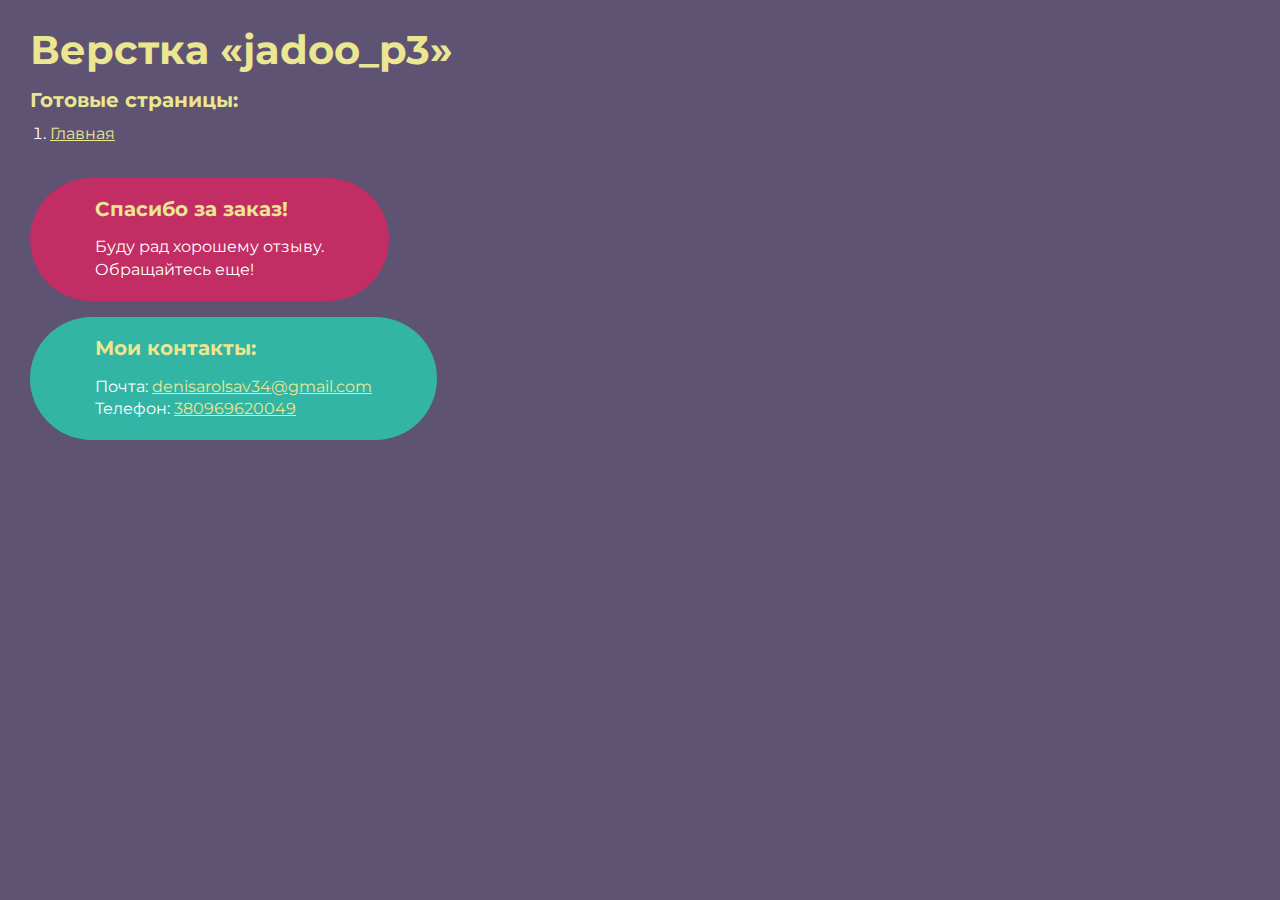
<file: index.html>
<!DOCTYPE html>
<html>

<head>
	<meta charset="UTF-8">
	<meta name="viewport" content="width=device-width, initial-scale=1.0">
	<title>Верстка «jadoo_p3»</title>
</head>

<body>
	<div class="rootpage">
		<h1>Верстка «jadoo_p3»</h1>
		
		<h2>Готовые страницы:</h2>
		<ol class="rootpage__list">
			<li><a target="_blank" href="home.html">Главная</a></li>
		</ol>
		
		<div class="rootpage__tnx">
			<h2>Спасибо за заказ!</h2>
			<p>Буду рад хорошему отзыву.</p>
			<p>Обращайтесь еще!</p>
		</div>
		<div class="rootpage__contacts">
			<h2>Мои контакты:</h2>
			<p>Почта: <a href="mailto:denisarolsav34@gmail.com">denisarolsav34@gmail.com</a></p>
			<p>Телефон: <a href="tel:8800800800">380969620049</a></p>
			
		</div>
	</div>
</body>
<style>
	@charset "UTF-8";
	@import url("https://fonts.googleapis.com/css?family=Montserrat:regular,700&display=swap");

	*,
	*::before,
	*::after {
		padding: 0px;
		margin: 0px;
		border: 0px;
		box-sizing: border-box;
	}

	html,
	body {
		height: 100%;
		margin: 0;
		padding: 0;
		min-width: 320px;
		width: 100%;
		color: #fff;
		background-color: #5e5373;
	}

	body {
		font-family: Montserrat;
		font-size: 100%;
		line-height: 1;
		font-size: 1rem;
	}

	a {
		text-decoration: underline;
		color: #ebe691
	}

	a:visited {
		text-decoration: underline;
		color: #aaa768;
	}

	a:hover {
		text-decoration: none;
	}

	ul li {
		list-style: none;
	}

	img {
		vertical-align: top;
	}

	.wrapper {
		width: 100%;
		min-height: 100%;
		overflow: hidden;
	}

	.rootpage {
		padding: 30px;
		display: flex;
		flex-direction: column;
		align-items: flex-start;
	}

	@media (max-width: 767px) {
		.rootpage {
			padding: 30px 15px;
		}
	}

	h1 {
		color: #ebe691;
		font-size: 2.5rem;
		margin: 0px 0px 1.25rem 0px;
	}

	@media (max-width: 767px) {
		h1 {
			font-size: 1.85rem;
			margin: 0px 0px 1.25rem 0px;
		}
	}

	h2 {
		color: #ebe691;
		font-size: 1.25rem;
		margin: 0px 0px 1rem 0px;
	}

	@media (max-width: 767px) {
		h2 {
			font-size: 1.125rem;
			margin: 0px 0px 1rem 0px;
		}
	}

	.rootpage__info {
		line-height: 140%;
		margin: 0px 0px 1.5rem 0px;
	}

	.rootpage__list {
		margin: 0px 0px 2.25rem 1.25rem;
	}

	.rootpage__list li:not(:last-child) {
		margin: 0px 0px 15px 0px;
	}

	.rootpage__contacts,
	.rootpage__tnx {
		border-radius: 200px;
		padding: 20px 65px;
		line-height: 140%;
	}

	@media (max-width: 767px) {

		.rootpage__contacts,
		.rootpage__tnx {
			border-radius: 40px;
			padding: 20px;
		}
	}

	.rootpage__contacts {
		background: #32b5a4;

	}

	.rootpage__contacts a {
		color: #ebe691;
	}

	.rootpage__tnx {
		background: #c22d63;
		margin: 0px 0px 1rem 0px;
	}
</style>

</html>
</file>
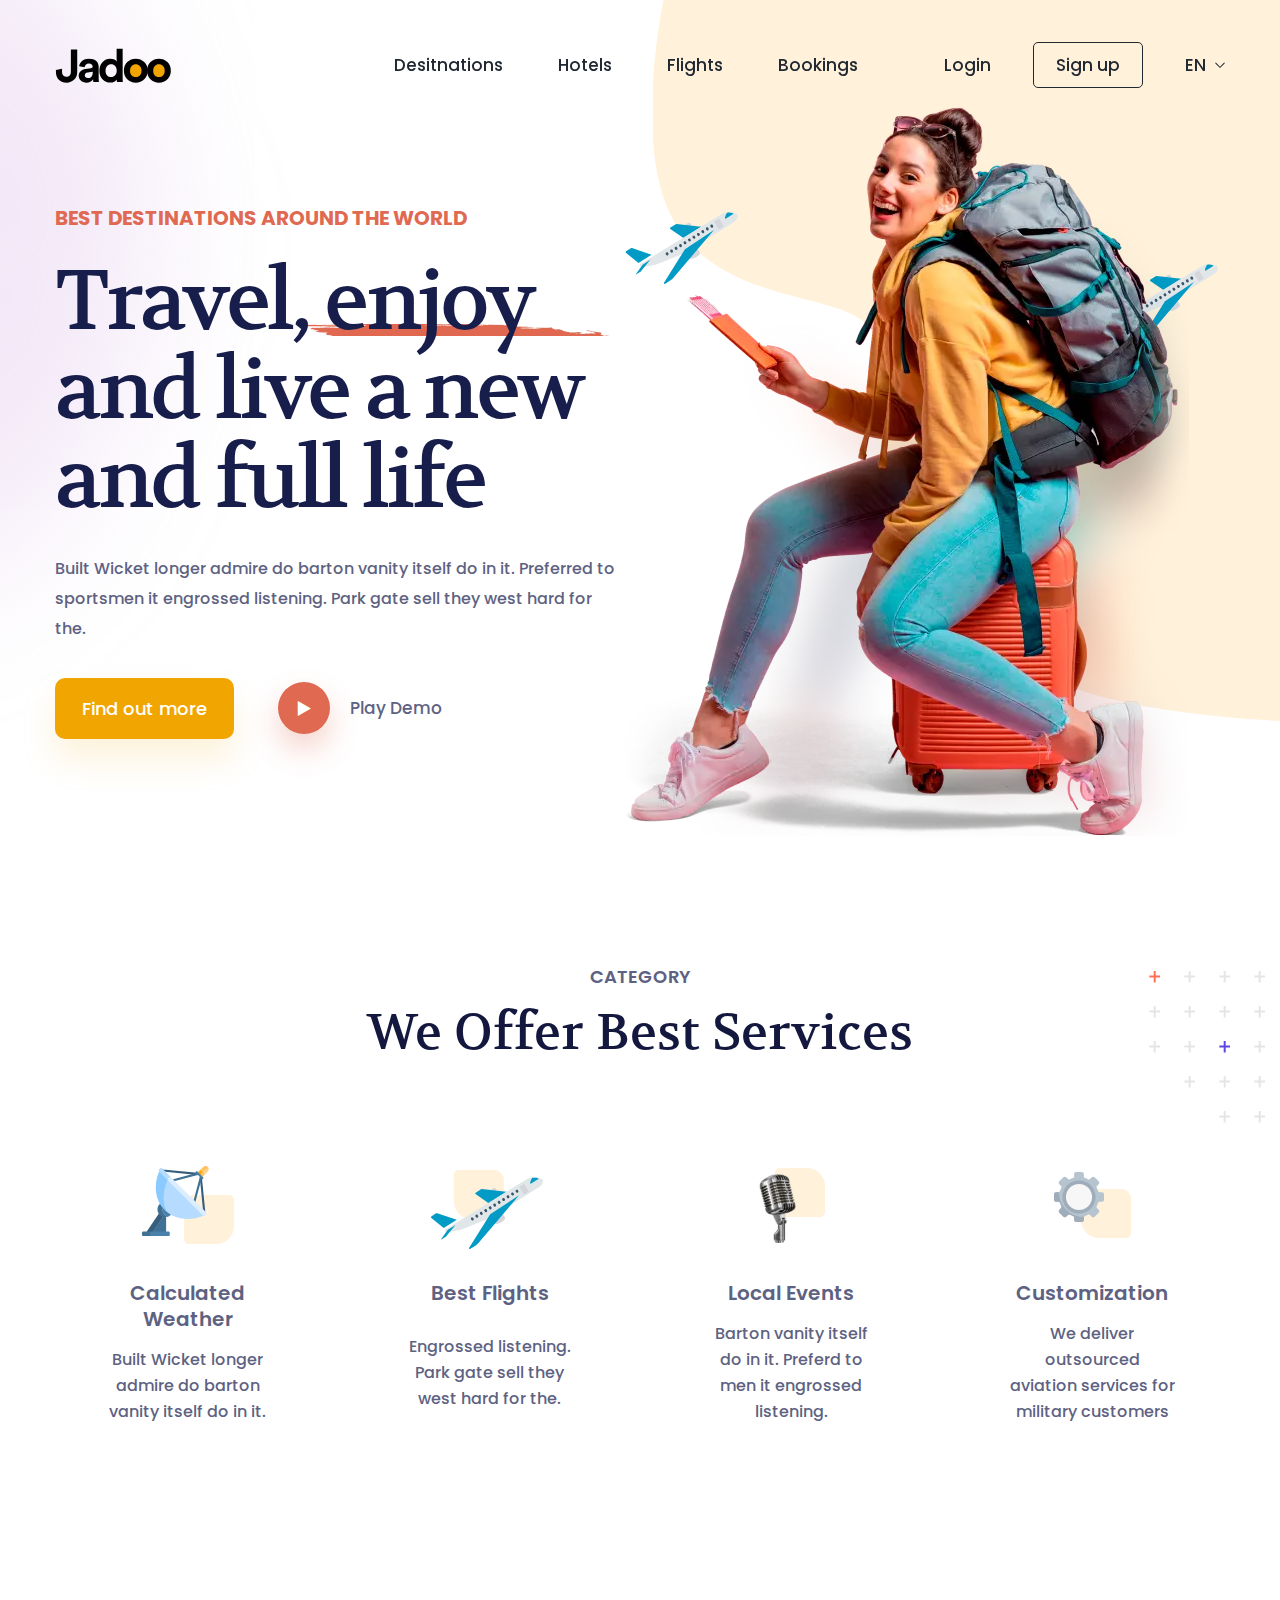
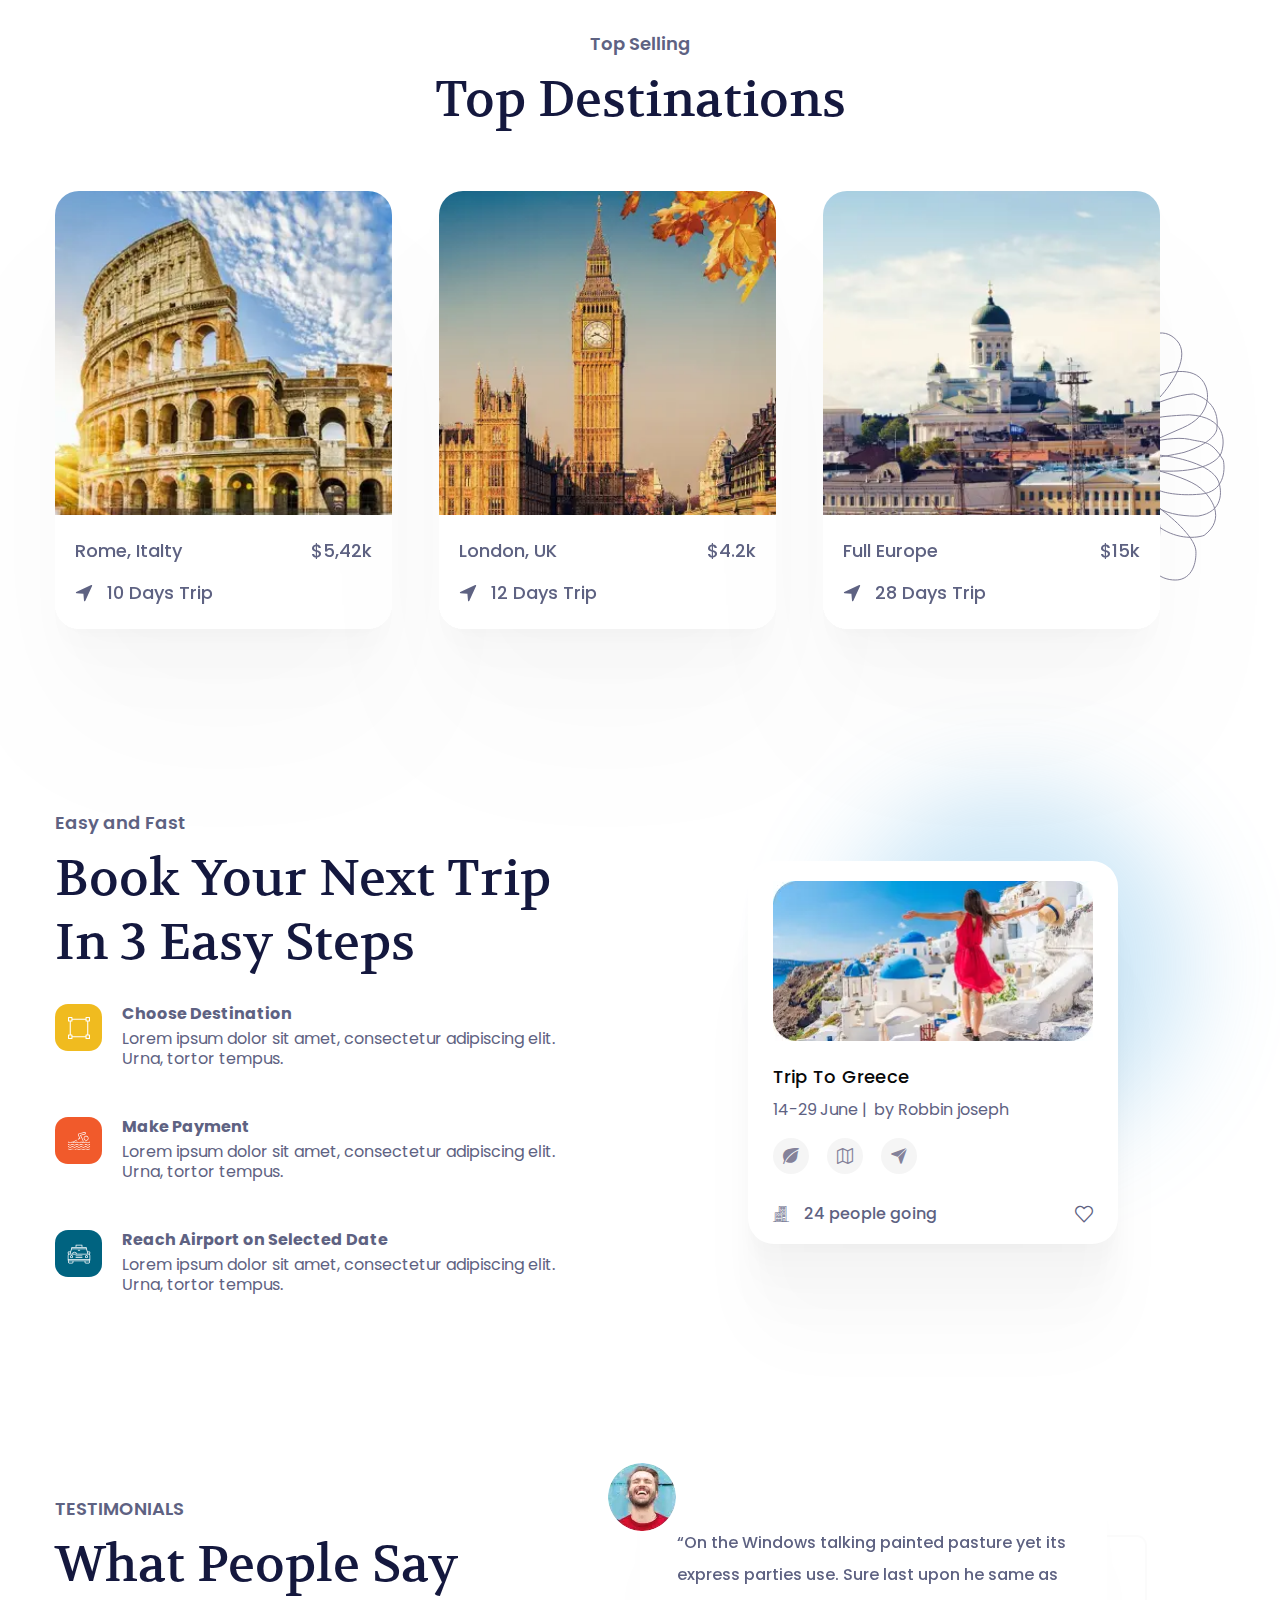
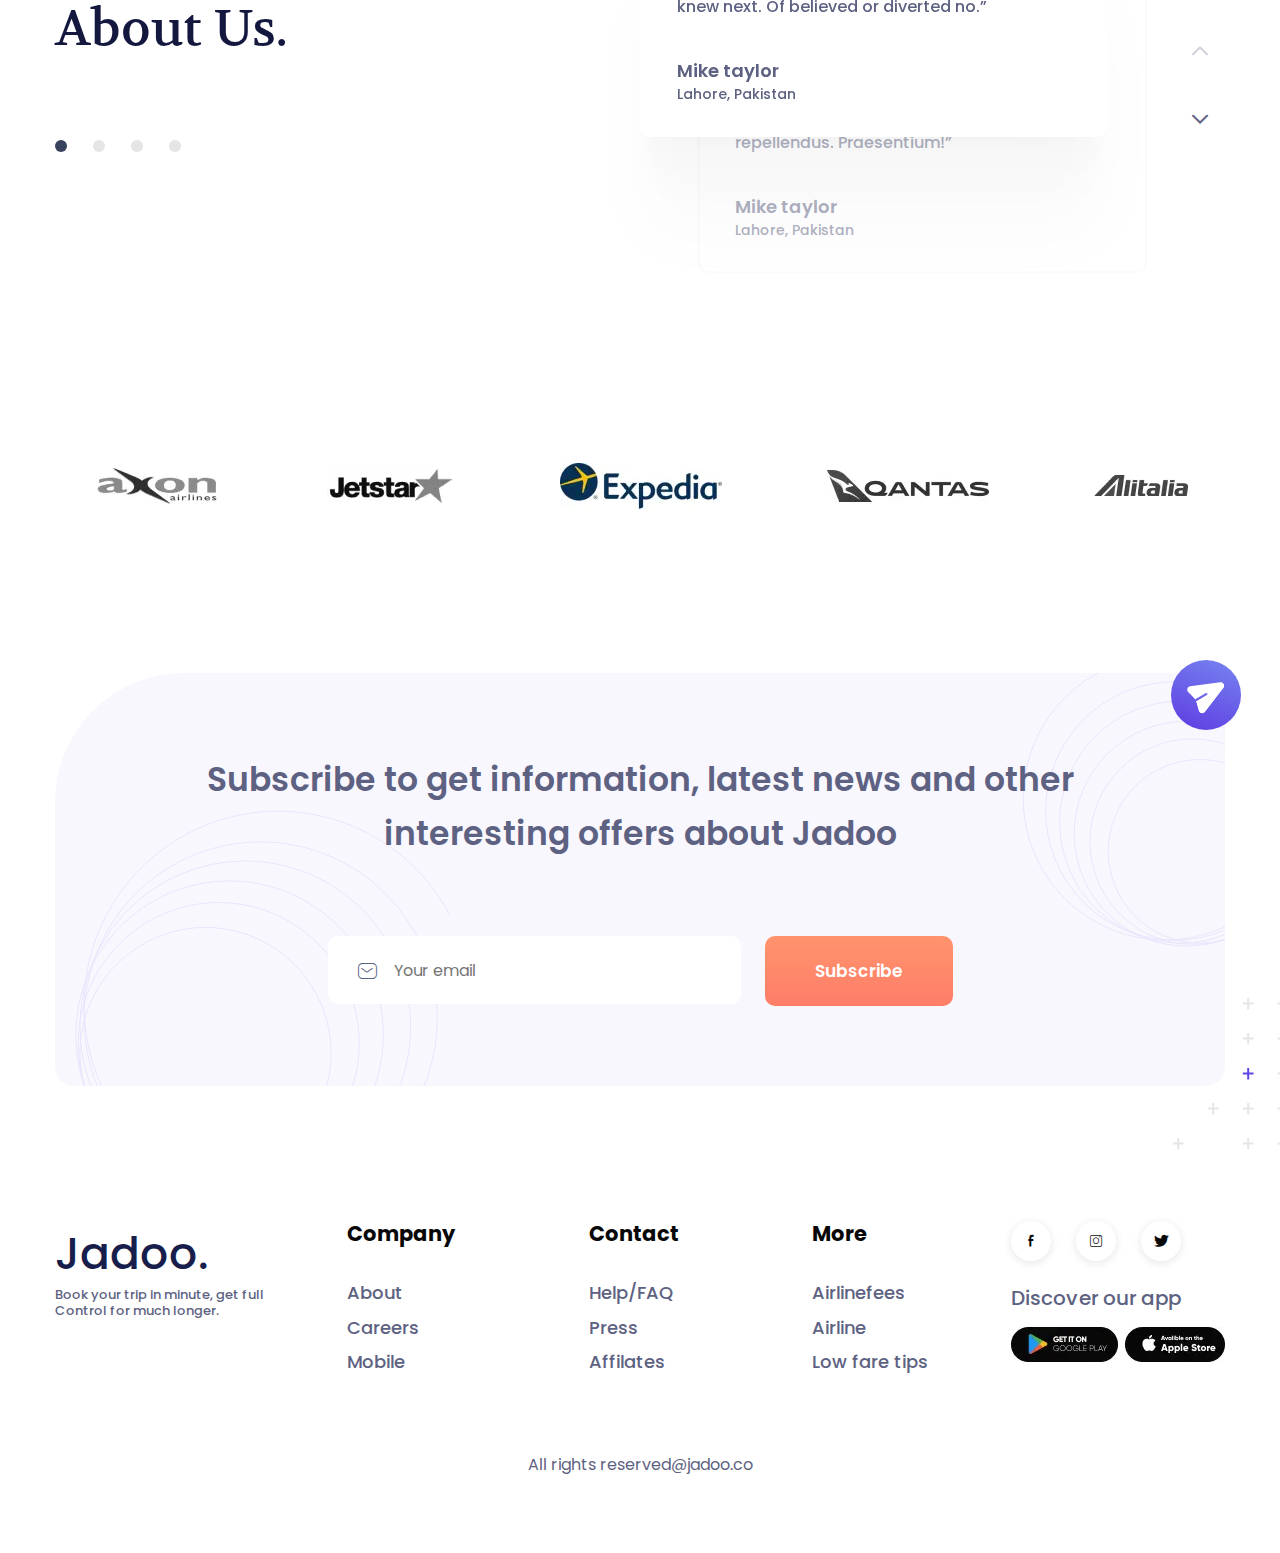
<file: home.html>
<!DOCTYPE html>
<html lang="ru">

<head>
	<title>Главная</title>
	<meta charset="UTF-8">
	<meta name="format-detection" content="telephone=no">
	<!-- <style>body{opacity: 0;}</style> -->
	<link rel="stylesheet" href="css/style.min.css?_v=20230618193513">
	<link rel="shortcut icon" href="favicon.ico">
	<!-- <meta name="robots" content="noindex, nofollow"> -->
	<meta name="viewport" content="width=device-width, initial-scale=1.0">
</head>

<body>
	<div class="wrapper">
		<header class="header">
			<div class="header__container">
				<a href="" class="header__logo">
					<img src="img/logo.svg" alt="Logo">
				</a>
				<div class="header__menu menu">
					<button type="button" class="menu__icon icon-menu"><span></span></button>
					<nav class="menu__body">
						<ul class="menu__list">
							<li class="menu__item"><a href="" class="menu__link">Desitnations</a></li>
							<li class="menu__item"><a href="" class="menu__link">Hotels</a></li>
							<li class="menu__item"><a href="" class="menu__link">Flights</a></li>
							<li class="menu__item"><a href="" class="menu__link">Bookings</a></li>
						</ul>
						<div class="menu__action action-header">
							<button class="action-header__login" type="button">Login</button>
							<button class="action-header__sign-up" type="button">Sign up</button>
							<select name="form[]" data-class-modif="lang">
								<option value="1" selected>EN</option>
								<option value="2">UA</option>
								<option value="3">DE</option>
							</select>
						</div>
					</nav>
				</div>
			</div>
		</header>
		<main class="page">
			<section class="page__main main">
				<div class="main__container">
					<div class="main__body">
						<div class="main__label">Best Destinations around the world</div>
						<h1 class="main__title">Travel, <span>enjoy</span> and live a new and full life</h1>
						<div class="main__text">Built Wicket longer admire do barton vanity itself do in it. Preferred to sportsmen it engrossed listening. Park gate sell they west hard for the.</div>
						<div class="main__actions">
							<a href="" class="main__button">Find out more</a>
							<button type="button" data-popup="#video" data-popup-youtube="LEgdBLC8Lrw" class="main__play _icon-play">Play Demo</button>
						</div>
					</div>
					<div class="main__media media-main">
						<div data-prlx-mouse class="media-main__plane media-main__plane_1">
							<img src="img/main/plane.svg" alt="">
						</div>
						<div data-prlx-mouse class="media-main__plane media-main__plane_2">
							<img src="img/main/plane.svg" alt="">
						</div>
						<div data-prlx-mouse class="media-main__image">
							<picture><source srcset="img/main/girl.webp" type="image/webp"><img src="img/main/girl.png" alt="Girl"></picture>
						</div>
					</div>
				</div>
			</section>
			<section class="page__services services">
				<div class="services__container">
					<div class="services__header header-block">
						<div class="header-block__label header-block__label_up">CATEGORY</div>
						<h2 class="header-block__title">We Offer Best Services</h2>
					</div>
					<div class="services__items">
						<div class="services__item item-secvices">
							<div class="item-secvices__icon">
								<img src="img/services/01.svg" alt="Icon">
							</div>
							<div class="item-secvices__title">Calculated Weather </div>
							<div class="item-secvices__text">Built Wicket longer admire do barton vanity itself do in it.</div>
						</div>
						<div class="services__item item-secvices">
							<div class="item-secvices__icon">
								<img src="img/services/02.svg" alt="Icon">
							</div>
							<div class="item-secvices__title">Best Flights</div>
							<div class="item-secvices__text">Engrossed listening. Park gate sell they west hard for the.</div>
						</div>
						<div class="services__item item-secvices">
							<div class="item-secvices__icon">
								<img src="img/services/03.svg" alt="Icon">
							</div>
							<div class="item-secvices__title">Local Events</div>
							<div class="item-secvices__text">Barton vanity itself do in it. Preferd to men it engrossed listening.</div>
						</div>
						<div class="services__item item-secvices">
							<div class="item-secvices__icon">
								<img src="img/services/04.svg" alt="Icon">
							</div>
							<div class="item-secvices__title">Customization</div>
							<div class="item-secvices__text">We deliver outsourced aviation services for military customers</div>
						</div>
					</div>
				</div>
			</section>
			<section class="page__destinations destinations">
				<div class="destinations__container">
					<div class="destinations__header header-block">
						<div class="header-block__label">Top Selling</div>
						<h2 class="header-block__title">Top Destinations</h2>
					</div>
					<div class="destinations__items">
						<div class="destinations__item item-destinations">
							<a href="" class="item-destinations__image-ibg">
								<picture><source srcset="img/destinations/01.webp" type="image/webp"><img src="img/destinations/01.jpg" alt="Image"></picture>
							</a>
							<div class="item-destinations__body">
								<div class="item-destinations__location">Rome, Italty</div>
								<div class="item-destinations__price">$5,42k</div>
								<div class="item-destinations__trip _icon-direction">10 Days Trip</div>
							</div>
						</div>
						<div class="destinations__item item-destinations">
							<a href="" class="item-destinations__image-ibg">
								<picture><source srcset="img/destinations/02.webp" type="image/webp"><img src="img/destinations/02.jpg" alt="Image"></picture>
							</a>
							<div class="item-destinations__body">
								<div class="item-destinations__location">London, UK</div>
								<div class="item-destinations__price">$4.2k</div>
								<div class="item-destinations__trip _icon-direction">12 Days Trip</div>
							</div>
						</div>
						<div class="destinations__item item-destinations">
							<a href="" class="item-destinations__image-ibg">
								<picture><source srcset="img/destinations/03.webp" type="image/webp"><img src="img/destinations/03.jpg" alt="Image"></picture>
							</a>
							<div class="item-destinations__body">
								<div class="item-destinations__location">Full Europe</div>
								<div class="item-destinations__price">$15k</div>
								<div class="item-destinations__trip _icon-direction">28 Days Trip</div>
							</div>
						</div>
					</div>
				</div>
			</section>
			<section class="page__steps steps">
				<div class="steps__container">
					<div class="steps__content">
						<div class="steps__header header-block">
							<div class="header-block__label">Easy and Fast</div>
							<h2 class="header-block__title">Book your next trip in 3 easy steps</h2>
						</div>
						<div class="steps__items">
							<div class="steps__item item-step">
								<div class="item-step__icon item-step__icon_1">
									<img src="img/steps/icons/01.svg" alt="Icon">
								</div>
								<div class="item-step__body">
									<div class="item-step__title">Choose Destination</div>
									<div class="item-step__text">Lorem ipsum dolor sit amet, consectetur adipiscing elit. Urna, tortor tempus. </div>
								</div>
							</div>
							<div class="steps__item item-step">
								<div class="item-step__icon item-step__icon_2">
									<img src="img/steps/icons/02.svg" alt="Icon">
								</div>
								<div class="item-step__body">
									<div class="item-step__title">Make Payment</div>
									<div class="item-step__text">Lorem ipsum dolor sit amet, consectetur adipiscing elit. Urna, tortor tempus. </div>
								</div>
							</div>
							<div class="steps__item item-step">
								<div class="item-step__icon item-step__icon_3">
									<img src="img/steps/icons/03.svg" alt="Icon">
								</div>
								<div class="item-step__body">
									<div class="item-step__title">Reach Airport on Selected Date</div>
									<div class="item-step__text">Lorem ipsum dolor sit amet, consectetur adipiscing elit. Urna, tortor tempus. </div>
								</div>
							</div>
						</div>
					</div>
					<div class="steps__info-card">
						<div class="info-card">
							<a href="" class="info-card__image-ibg">
								<picture><source srcset="img/steps/image.webp" type="image/webp"><img src="img/steps/image.jpg" alt="Image"></picture>
							</a>
							<div class="info-card__body">
								<a href="" class="info-card__title">Trip To Greece</a>
								<div class="info-card__info">
									<div class="info-card__date">14-29 June</div>
									<div class="info-card__org">by Robbin joseph</div>
								</div>
								<div class="info-card__actions actions-info-card">
									<a href="" class="actions-info-card__item _icon-leaf"></a>
									<a href="" class="actions-info-card__item _icon-map"></a>
									<a href="" class="actions-info-card__item _icon-location"></a>
								</div>
								<div class="info-card__footer">
									<div class="info-card__people _icon-house">24 people going</div>
									<button type="button" data-tippy-ongoing class="info-card__favorite _icon-favorite"></button>
								</div>
								<div id="ongoing" class="info-card__ongoing">
									<div class="ongoing-info-card">
										<div class="ongoing-info-card__image">
											<picture><source srcset="img/steps/rome.webp" type="image/webp"><img src="img/steps/rome.jpg" alt=""></picture>
										</div>
										<div class="ongoing-info-card__body">
											<div class="ongoing-info-card__label">Ongoing</div>
											<div class="ongoing-info-card__title">Trip to rome</div>
											<div class="ongoing-info-card__completed completed-info-card">
												<div class="completed-info-card__text">
													<span>40%</span> completed
												</div>
												<div class="completed-info-card__line">
													<span style="width:40%;"></span>
												</div>
											</div>
										</div>
									</div>
								</div>
							</div>
						</div>
					</div>
				</div>
			</section>
			<section class="page__testimonials testimonials">
				<div class="testimonials__container">
					<div class="testimonials__content">
						<div class="testimonials__header header-block">
							<div class="header-block__label header-block__label_up">Testimonials</div>
							<h2 class="header-block__title">What people say about Us.</h2>
						</div>
						<div data-da=".testimonials__body, 991.98" class="testimonials__gotts"></div>
					</div>
					<div class="testimonials__body">
						<!-- Оболочка слайдера -->
						<div class="testimonials__slider swiper">
							<!-- Двигающееся часть слайдера -->
							<div class="testimonials__wrapper swiper-wrapper">
								<!-- Слайд -->
								<div class="testimonials__slide swiper-slide">
									<div class="slide-testimonials">
										<div class="slide-testimonials__avatar">
											<picture><source srcset="img/testimonials/avatar.webp" type="image/webp"><img src="img/testimonials/avatar.jpg" alt="Ava"></picture>
										</div>
										<div class="slide-testimonials__text">“On the Windows talking painted pasture yet its express parties use. Sure last upon he same as knew next. Of believed or diverted no.”</div>
										<div class="slide-testimonials__name">Mike taylor</div>
										<div class="slide-testimonials__position">Lahore, Pakistan</div>
									</div>
								</div>
								<div class="testimonials__slide swiper-slide">
									<div class="slide-testimonials">
										<div class="slide-testimonials__avatar">
											<picture><source srcset="img/testimonials/avatar.webp" type="image/webp"><img src="img/testimonials/avatar.jpg" alt="Ava"></picture>
										</div>
										<div class="slide-testimonials__text">“Lorem ipsum dolor sit amet consectetur adipisicing elit. Est ducimus consequatur magnam natus dolores fugiat velit, a quaerat aspernatur magni ullam eum recusandae maxime eveniet quasi quidem numquam repellendus. Praesentium!”</div>
										<div class="slide-testimonials__name">Mike taylor</div>
										<div class="slide-testimonials__position">Lahore, Pakistan</div>
									</div>
								</div>
								<div class="testimonials__slide swiper-slide">
									<div class="slide-testimonials">
										<div class="slide-testimonials__avatar">
											<picture><source srcset="img/testimonials/avatar.webp" type="image/webp"><img src="img/testimonials/avatar.jpg" alt="Ava"></picture>
										</div>
										<div class="slide-testimonials__text">“On the Windows talking painted pasture yet its express parties use. Sure last upon he same as knew next. Of believed or diverted no.”</div>
										<div class="slide-testimonials__name">Mike taylor</div>
										<div class="slide-testimonials__position">Lahore, Pakistan</div>
									</div>
								</div>
								<div class="testimonials__slide swiper-slide">
									<div class="slide-testimonials">
										<div class="slide-testimonials__avatar">
											<picture><source srcset="img/testimonials/avatar.webp" type="image/webp"><img src="img/testimonials/avatar.jpg" alt="Ava"></picture>
										</div>
										<div class="slide-testimonials__text">“Lorem ipsum dolor sit amet consectetur adipisicing elit. Est ducimus consequatur magnam natus dolores fugiat velit, a quaerat aspernatur magni ullam eum recusandae maxime eveniet quasi quidem numquam repellendus. Praesentium!”</div>
										<div class="slide-testimonials__name">Mike taylor</div>
										<div class="slide-testimonials__position">Lahore, Pakistan</div>
									</div>
								</div>
							</div>
						</div>
						<!-- Если нужна навигация (влево/вправо) -->
						<div class="testimonials__arrows">
							<button type="button" class="testimonials__arrow swiper-button-prev _icon-slider-arrow"></button>
							<button type="button" class="testimonials__arrow swiper-button-next _icon-slider-arrow"></button>
						</div>
					</div>
				</div>
			</section>
			<div class="page__clients clients">
				<div class="clients__container">
					<div class="clients__items">
						<a href="" class="clients__item">
							<picture><source srcset="img/clients/01.webp" type="image/webp"><img src="img/clients/01.jpg" alt=""></picture>
						</a>
						<a href="" class="clients__item">
							<picture><source srcset="img/clients/02.webp" type="image/webp"><img src="img/clients/02.jpg" alt=""></picture>
						</a>
						<a href="" class="clients__item">
							<picture><source srcset="img/clients/03.webp" type="image/webp"><img src="img/clients/03.jpg" alt=""></picture>
						</a>
						<a href="" class="clients__item">
							<picture><source srcset="img/clients/04.webp" type="image/webp"><img src="img/clients/04.jpg" alt=""></picture>
						</a>
						<a href="" class="clients__item">
							<picture><source srcset="img/clients/05.webp" type="image/webp"><img src="img/clients/05.jpg" alt=""></picture>
						</a>
					</div>
				</div>
			</div>
			<section class="page__subscribe subscribe">
				<div class="subscribe__container">
					<div class="subscribe__body">
						<h2 class="subscribe__title">Subscribe to get information, latest news and other interesting offers about Jadoo</h2>
						<form data-dev data-popup-message="#popup-message" action="#" method="GET" class="subscribe__form">
							<div class="subscribe__input _icon-email">
								<input data-required="email" autocomplete="off" type="text" name="form[]" data-error="Error" placeholder="Your email" class="input">
							</div>
							<button type="submit" class="subscribe__button">Subscribe</button>
						</form>
					</div>
				</div>
			</section>
		</main>
		<footer class="footer">
			<div class="footer__container">
				<div class="footer__info">
					<a href="" class="footer__logo">Jadoo.</a>
					<div class="footer__text">
						<p>Book your trip in minute, get full</p>
						<p>Control for much longer.</p>
					</div>
				</div>
				<nav data-spollers="500,max" class="footer__menu menu-footer">
					<div class="menu-footer__column">
						<button type="button" data-spoller class="menu-footer__title">Company</button>
						<ul class="menu-footer__list">
							<li class="menu-footer__item">
								<a href="" class="menu-footer__link">About</a>
							</li>
							<li class="menu-footer__item">
								<a href="" class="menu-footer__link">Careers</a>
							</li>
							<li class="menu-footer__item">
								<a href="" class="menu-footer__link">Mobile</a>
							</li>
						</ul>
					</div>
					<div class="menu-footer__column">
						<button type="button" data-spoller class="menu-footer__title">Contact</button>
						<ul class="menu-footer__list">
							<li class="menu-footer__item">
								<a href="" class="menu-footer__link">Help/FAQ</a>
							</li>
							<li class="menu-footer__item">
								<a href="" class="menu-footer__link">Press</a>
							</li>
							<li class="menu-footer__item">
								<a href="" class="menu-footer__link">Affilates</a>
							</li>
						</ul>
					</div>
					<div class="menu-footer__column">
						<button type="button" data-spoller class="menu-footer__title">More</button>
						<ul class="menu-footer__list">
							<li class="menu-footer__item">
								<a href="" class="menu-footer__link">Airlinefees</a>
							</li>
							<li class="menu-footer__item">
								<a href="" class="menu-footer__link">Airline</a>
							</li>
							<li class="menu-footer__item">
								<a href="" class="menu-footer__link">Low fare tips</a>
							</li>
						</ul>
					</div>
				</nav>
				<div class="footer__actions">
					<div class="footer__social social-footer">
						<a href="" class="social-footer__item _icon-fb"></a>
						<a href="" class="social-footer__item _icon-inst"></a>
						<a href="" class="social-footer__item _icon-tw"></a>
					</div>
					<div class="footer__app app-footer">
						<div class="app-footer__title">Discover our app</div>
						<a href="" class="app-footer__item">
							<picture><source srcset="img/footer/google.webp" type="image/webp"><img src="img/footer/google.jpg" alt=""></picture>
						</a>
						<a href="" class="app-footer__item">
							<picture><source srcset="img/footer/apple.webp" type="image/webp"><img src="img/footer/apple.jpg" alt=""></picture>
						</a>
					</div>
				</div>
				<div class="footer__copy">
					All rights reserved@jadoo.co
				</div>
			</div>
		</footer>
	</div>
	<div id="video" aria-hidden="true" class="popup">
		<div class="popup__wrapper">
			<div class="popup__content">
				<button data-close type="button" class="popup__close"></button>
				<div data-youtube-place class="popup__text"></div>
			</div>
		</div>
	</div>
	<div id="popup-message" aria-hidden="true" class="popup">
		<div class="popup__wrapper">
			<div class="popup__content">
				<button data-close type="button" class="popup__close"></button>
				<div class="popup__text">
					Form sent
				</div>
			</div>
		</div>
	</div>
	<script src="js/app.min.js?_v=20230618193513"></script>
</body>

</html>
</file>
<file: css/style.min.css>
@charset "UTF-8";@import url(https://fonts.googleapis.com/css?family=Poppins:regular,500,600,700&display=swap);@import url(https://fonts.googleapis.com/css?family=Volkhov:700&display=swap);@font-face{font-family:icons;font-display:swap;src:url(../fonts/icons.woff2) format("woff2"),url(../fonts/icons.woff) format("woff");font-weight:400;font-style:normal}.select__value:after,[class*=_icon-]:before{font-family:icons;font-style:normal;font-weight:400;font-variant:normal;text-transform:none;line-height:1;-webkit-font-smoothing:antialiased;-moz-osx-font-smoothing:grayscale}[class*=_icon-]:before{display:block}._icon-direction:before{content:"\e900"}._icon-email:before{content:"\e901"}._icon-favorite:before{content:"\e902"}._icon-fb:before{content:"\e903"}._icon-house:before{content:"\e904"}._icon-inst:before{content:"\e905"}._icon-leaf:before{content:"\e906"}._icon-location:before{content:"\e907"}._icon-map:before{content:"\e908"}._icon-play:before{content:"\e909"}._icon-select-arrow:before{content:"\e90a"}._icon-slider-arrow:before{content:"\e90c"}._icon-tw:before{content:"\e90d"}*{padding:0;margin:0;border:0}*,:after,:before{-webkit-box-sizing:border-box;box-sizing:border-box}body,html{height:100%;min-width:320px}body{color:#5e6282;line-height:1;font-family:Poppins;font-size:1rem;-ms-text-size-adjust:100%;-moz-text-size-adjust:100%;-webkit-text-size-adjust:100%;-webkit-font-smoothing:antialiased;-moz-osx-font-smoothing:grayscale}button,input,textarea{font-family:Poppins;font-size:inherit}button{cursor:pointer;color:inherit;background-color:inherit}a{color:inherit}a:link,a:visited{text-decoration:none}a:hover{text-decoration:none}ul li{list-style:none}img{vertical-align:top}h1,h2,h3,h4,h5,h6{font-weight:inherit;font-size:inherit}.lock body{overflow:hidden;-ms-touch-action:none;touch-action:none}.wrapper{min-height:100%;display:-webkit-box;display:-ms-flexbox;display:flex;-webkit-box-orient:vertical;-webkit-box-direction:normal;-ms-flex-direction:column;flex-direction:column;overflow:hidden}.wrapper>main{-webkit-box-flex:1;-ms-flex:1 1 auto;flex:1 1 auto}.wrapper>*{min-width:0}[class*=__container]{margin:0 auto;max-width:73.125rem;-webkit-box-sizing:content-box;box-sizing:content-box}.select{position:relative}.select__body{position:relative}.select__title{color:inherit;text-align:left;cursor:pointer;width:100%}.select__value{display:-webkit-box;display:-ms-flexbox;display:flex;-webkit-box-align:center;-ms-flex-align:center;align-items:center;height:1.375rem;gap:.375rem;font-weight:500}.select__value>*{-webkit-box-flex:1;-ms-flex:1 1 auto;flex:1 1 auto}.select__value:after{content:"\e90a";-ms-flex-item-align:stretch;-ms-grid-row-align:stretch;align-self:stretch;-webkit-box-flex:0;-ms-flex:0 0 .625rem;flex:0 0 .625rem;width:.625rem;-webkit-transition:all .3s ease 0s;-o-transition:all .3s ease 0s;transition:all .3s ease 0s;display:-webkit-box;display:-ms-flexbox;display:flex;font-size:.375rem;-webkit-box-pack:center;-ms-flex-pack:center;justify-content:center;-webkit-box-align:center;-ms-flex-align:center;align-items:center}._select-open .select__value:after{-webkit-transform:rotate(-180deg);-ms-transform:rotate(-180deg);transform:rotate(-180deg)}.select__value._select-pseudo-label::before{content:attr(data-pseudo-label);opacity:.5}.select__text{-webkit-box-flex:1;-ms-flex:1 1 auto;flex:1 1 auto}.select__input{width:100%;background-color:transparent;height:100%}.select__options{color:#000;position:absolute;top:1.8125rem;border-radius:.25rem;min-width:100%;right:0;background-color:#fff;-webkit-box-shadow:0 0 .5rem rgba(0,0,0,.2);box-shadow:0 0 .5rem rgba(0,0,0,.2)}.select__scroll{overflow-y:auto;overflow-x:hidden;max-height:200px}.select__option{width:100%;text-align:left;cursor:pointer;padding:5px 15px;color:inherit}.select__option._select-selected{background-color:#eee}.select__row{display:-webkit-inline-box;display:-ms-inline-flexbox;display:inline-flex;-webkit-box-align:center;-ms-flex-align:center;align-items:center}.select._select-open{z-index:5}._select-tag{cursor:pointer}body::after{content:"";background-color:rgba(0,0,0,.5);position:fixed;width:100%;height:100%;top:0;left:0;opacity:0;-webkit-transition:opacity .8s ease 0s;-o-transition:opacity .8s ease 0s;transition:opacity .8s ease 0s;pointer-events:none;z-index:149}.popup-show body::after{opacity:1}.popup{position:fixed;top:0;left:0;bottom:0;right:0;padding:30px 10px;-webkit-transition:visibility .8s ease 0s;-o-transition:visibility .8s ease 0s;transition:visibility .8s ease 0s;visibility:hidden;pointer-events:none}.popup_show{z-index:150;visibility:visible;overflow:auto;pointer-events:auto}.popup_show .popup__content{visibility:visible;-webkit-transform:scale(1);-ms-transform:scale(1);transform:scale(1)}.popup__wrapper{display:-webkit-box;display:-ms-flexbox;display:flex;-webkit-box-orient:vertical;-webkit-box-direction:normal;-ms-flex-direction:column;flex-direction:column;-webkit-box-align:center;-ms-flex-align:center;align-items:center;min-height:100%;-webkit-box-flex:1;-ms-flex:1 1 auto;flex:1 1 auto;width:100%;display:flex;-webkit-box-pack:center;-ms-flex-pack:center;justify-content:center;align-items:center}.popup__content{visibility:hidden;-webkit-transform:scale(0);-ms-transform:scale(0);transform:scale(0);-webkit-transition:-webkit-transform .3s ease 0s;transition:-webkit-transform .3s ease 0s;-o-transition:transform .3s ease 0s;transition:transform .3s ease 0s;transition:transform .3s ease 0s,-webkit-transform .3s ease 0s;background-color:#eee;width:100%;max-width:56.25rem}.lock .popup__content{visibility:visible}.popup__text{position:relative;padding-bottom:56.3679245283%}.popup__text iframe{position:absolute;width:100%;height:100%;top:0;left:0;-o-object-fit:cover;object-fit:cover}.popup__close{z-index:5;background-color:transparent;position:absolute;top:0;right:0;width:1.875rem;height:1.875rem;background-color:#000;border-radius:50%}.popup__close::after,.popup__close::before{content:"";width:100%;position:absolute;height:.125rem;background-color:#fff;top:50%;left:0}.popup__close::before{-webkit-transform:rotate(-45deg);-ms-transform:rotate(-45deg);transform:rotate(-45deg)}.popup__close::after{-webkit-transform:rotate(45deg);-ms-transform:rotate(45deg);transform:rotate(45deg)}[class*=-ibg]{position:relative}[class*=-ibg] img{position:absolute;width:100%;height:100%;top:0;left:0;-o-object-fit:cover;object-fit:cover}[class*=-ibg_contain] img{-o-object-fit:contain;object-fit:contain}.header-block__label{font-size:1.125rem;line-height:1.5;font-weight:600}.header-block__label:not(:last-child){margin-bottom:.625rem}.header-block__label_up{text-transform:uppercase}.header-block__title{color:#14183e;line-height:1.28;font-family:Volkhov;text-transform:capitalize}@supports (font-size:clamp(2.125rem ,1.7613636364rem + 1.8181818182vw ,3.125rem)){.header-block__title{font-size:clamp(2.125rem ,1.7613636364rem + 1.8181818182vw ,3.125rem)}}@supports not (font-size:clamp(2.125rem ,1.7613636364rem + 1.8181818182vw ,3.125rem)){.header-block__title{font-size:calc(2.125rem + 1 * (100vw - 20rem)/ 55)}}.header{position:fixed;width:100%;left:0;top:0;z-index:50;-webkit-transition:all .3s ease 0s;-o-transition:all .3s ease 0s;transition:all .3s ease 0s}.header__container{min-height:6.875rem;padding-top:.625rem;padding-bottom:.625rem;-webkit-transition:min-height .3s ease 0s;-o-transition:min-height .3s ease 0s;transition:min-height .3s ease 0s;-webkit-box-align:center;-ms-flex-align:center;align-items:center;display:-webkit-box;display:-ms-flexbox;display:flex}.header__logo{position:relative;z-index:5}.header__menu{-webkit-box-flex:1;-ms-flex:1 1 auto;flex:1 1 auto;display:-webkit-box;display:-ms-flexbox;display:flex;-webkit-box-pack:end;-ms-flex-pack:end;justify-content:flex-end;padding-left:1.875rem}.header._header-scroll{background-color:rgba(255,255,255,.85)}.menu__body{display:-webkit-box;display:-ms-flexbox;display:flex;-webkit-box-align:center;-ms-flex-align:center;align-items:center;-webkit-column-gap:5.375rem;-moz-column-gap:5.375rem;column-gap:5.375rem}.menu__list{display:-webkit-box;display:-ms-flexbox;display:flex;-ms-flex-wrap:wrap;flex-wrap:wrap;row-gap:.625rem;-webkit-column-gap:3.4375rem;-moz-column-gap:3.4375rem;column-gap:3.4375rem}.menu__link{color:#212832;font-size:1.0625rem;font-weight:500;line-height:1.2941176471}.action-header{display:-ms-grid;display:grid;grid-auto-flow:column;-webkit-box-align:center;-ms-flex-align:center;align-items:center;color:#212832;font-size:1.0625rem;font-weight:500;line-height:1.2941176471;gap:2.625rem}.action-header__login,.action-header__sign-up{-webkit-box-flex:0;-ms-flex:0 0 auto;flex:0 0 auto;font-weight:500}.action-header__sign-up{white-space:nowrap;padding:.5625rem 1.375rem;border:1px solid #212832;border-radius:.3125rem;-webkit-transition:all .3s ease 0s;-o-transition:all .3s ease 0s;transition:all .3s ease 0s}.action-header .select_lang{-webkit-box-flex:0;-ms-flex:0 0 2.5rem;flex:0 0 2.5rem;width:2.5rem}.icon-menu{display:none}@supports (padding-top:clamp(1.875rem ,1.875rem + 0vw ,1.875rem)){.footer{padding-top:clamp(1.875rem ,1.875rem + 0 ,1.875rem)}}@supports not (padding-top:clamp(1.875rem ,1.875rem + 0vw ,1.875rem)){.footer{padding-top:calc(1.875rem + 0 * (100vw - 20rem)/ 55)}}@supports (padding-bottom:clamp(1.875rem ,0.7386363636rem + 5.6818181818vw ,5rem)){.footer{padding-bottom:clamp(1.875rem ,.7386363636rem + 5.6818181818vw ,5rem)}}@supports not (padding-bottom:clamp(1.875rem ,0.7386363636rem + 5.6818181818vw ,5rem)){.footer{padding-bottom:calc(1.875rem + 3.125 * (100vw - 20rem)/ 55)}}.footer__container{display:-ms-grid;display:grid;-ms-grid-columns:auto 1fr auto;grid-template-columns:auto 1fr auto}@supports (gap:clamp(1.875rem ,0.6704545455rem + 6.0227272727vw ,5.1875rem)){.footer__container{gap:clamp(1.875rem ,.6704545455rem + 6.0227272727vw ,5.1875rem)}}@supports not (gap:clamp(1.875rem ,0.6704545455rem + 6.0227272727vw ,5.1875rem)){.footer__container{gap:calc(1.875rem + 3.3125 * (100vw - 20rem)/ 55)}}.footer__logo{color:#181e4b;font-weight:500;font-size:2.75rem;line-height:1.5}.footer__logo:not(:last-child){margin-bottom:1.25rem}.footer__text{font-weight:500;font-size:.8125rem;line-height:125%}.footer__social:not(:last-child){margin-bottom:1.5625rem}.footer__copy{text-align:center}.menu-footer{display:-webkit-box;display:-ms-flexbox;display:flex;gap:1.875rem;-webkit-box-pack:justify;-ms-flex-pack:justify;justify-content:space-between}.menu-footer__title{font-weight:700;color:#080809;font-size:1.3125rem;line-height:125%}._spoller-init .menu-footer__title{position:relative;width:100%;text-align:left}._spoller-init .menu-footer__title::after,._spoller-init .menu-footer__title::before{content:"";position:absolute;right:0;top:.75rem;height:.0625rem;-webkit-transition:all .3s ease 0s;-o-transition:all .3s ease 0s;transition:all .3s ease 0s;width:.625rem;background-color:#000}._spoller-init .menu-footer__title::before{-webkit-transform:rotate(40deg);-ms-transform:rotate(40deg);transform:rotate(40deg);right:.4375rem}._spoller-init .menu-footer__title::after{-webkit-transform:rotate(-40deg);-ms-transform:rotate(-40deg);transform:rotate(-40deg)}.menu-footer__title._spoller-active::before{-webkit-transform:rotate(-40deg);-ms-transform:rotate(-40deg);transform:rotate(-40deg)}.menu-footer__title._spoller-active::after{-webkit-transform:rotate(40deg);-ms-transform:rotate(40deg);transform:rotate(40deg)}.menu-footer__list{padding-top:2.1875rem}.menu-footer__item:not(:last-child){margin-bottom:.75rem}.menu-footer__link{color:#5e6282;line-height:125%;font-size:1.125rem;font-weight:500}.social-footer{display:-webkit-box;display:-ms-flexbox;display:flex;gap:1.5625rem}.social-footer__item{background-color:#fff;border-radius:50%;width:2.5rem;-webkit-transition:all .3s ease 0s;-o-transition:all .3s ease 0s;transition:all .3s ease 0s;height:2.5rem;display:-webkit-box;display:-ms-flexbox;display:flex;-webkit-box-pack:center;-ms-flex-pack:center;justify-content:center;-webkit-box-align:center;-ms-flex-align:center;align-items:center;color:#080809;font-size:.75rem;-webkit-box-shadow:0 2px 10px rgba(0,0,0,.1);box-shadow:0 2px 10px rgba(0,0,0,.1)}.app-footer{display:-ms-grid;display:grid;-ms-grid-columns:auto auto;grid-template-columns:auto auto;-webkit-column-gap:.4375rem;-moz-column-gap:.4375rem;column-gap:.4375rem;row-gap:1rem}.app-footer__title{font-size:1.25rem;font-weight:500;letter-spacing:.005em;line-height:125%;-ms-grid-column-span:2;grid-column:span 2}.app-footer__item img{max-width:100%}.main{position:relative}.main::before{content:"";width:30rem;height:30rem;top:0;left:0;position:absolute;border-radius:50%;-webkit-transform:translate(-100%,0);-ms-transform:translate(-100%,0);transform:translate(-100%,0);-webkit-box-shadow:0 0 9.375rem 9.375rem rgba(213,174,228,.3);box-shadow:0 0 9.375rem 9.375rem rgba(213,174,228,.3)}.main__container{padding-top:6.5625rem;padding-bottom:1.875rem;position:relative}.main__container::after{content:"";width:100vw;height:45.1875rem;background-color:#fff1da;right:0;top:0;position:absolute;-webkit-transform:translate(calc(100% + 8.1875rem),0);-ms-transform:translate(calc(100% + 8.1875rem),0);transform:translate(calc(100% + 8.1875rem),0)}.main__container::before{content:"";background:url(../img/main/decore.svg) top right no-repeat;width:43.9375rem;height:45.1875rem;right:-8.1875rem;top:0;position:absolute}.main__body{position:relative;z-index:2;-ms-flex-item-align:center;-ms-grid-row-align:center;align-self:center;-webkit-box-flex:0;-ms-flex:0 1 35.625rem;flex:0 1 35.625rem}.main__label{text-transform:uppercase;color:#df6951;line-height:1.5;font-weight:700}@supports (font-size:clamp(0.875rem ,0.7386363636rem + 0.6818181818vw ,1.25rem)){.main__label{font-size:clamp(.875rem ,.7386363636rem + .6818181818vw ,1.25rem)}}@supports not (font-size:clamp(0.875rem ,0.7386363636rem + 0.6818181818vw ,1.25rem)){.main__label{font-size:calc(.875rem + .375 * (100vw - 20rem)/ 55)}}.main__label:not(:last-child){margin-bottom:1.5rem}.main__title{color:#181e4b;letter-spacing:-.04em;font-family:Volkhov;line-height:1.0595238095}@supports (font-size:clamp(2rem ,0.8181818182rem + 5.9090909091vw ,5.25rem)){.main__title{font-size:clamp(2rem ,.8181818182rem + 5.9090909091vw ,5.25rem)}}@supports not (font-size:clamp(2rem ,0.8181818182rem + 5.9090909091vw ,5.25rem)){.main__title{font-size:calc(2rem + 3.25 * (100vw - 20rem)/ 55)}}.main__title>span{display:inline-block;position:relative}.no-webp .main__title>span::before{background:url(../img/main/text-decore.png) 0 0/100% no-repeat}.main__title>span::before{content:"";position:absolute;bottom:.119047619em;left:-.3333333333em;width:4.5833333333em;height:.1428571429em;z-index:-1}.main__title:not(:last-child){margin-bottom:1.875rem}.main__text{font-weight:500;line-height:1.875}.main__text:not(:last-child){margin-bottom:2.125rem}.main__actions{display:-webkit-box;display:-ms-flexbox;display:flex;-webkit-box-align:center;-ms-flex-align:center;align-items:center;-webkit-column-gap:2.75rem;-moz-column-gap:2.75rem;column-gap:2.75rem}.main__button{text-align:center;background-color:#f1a501;-webkit-box-shadow:0 1.25rem 2.1875rem rgba(241,165,1,.15);box-shadow:0 1.25rem 2.1875rem rgba(241,165,1,.15);border-radius:.625rem;font-weight:500;color:#fff;font-size:1.125rem;line-height:1.2777777778;padding:1.1875rem 1.6875rem;-webkit-transition:background-color .3s ease 0s;-o-transition:background-color .3s ease 0s;transition:background-color .3s ease 0s}.main__play{display:-webkit-box;display:-ms-flexbox;display:flex;-webkit-box-align:center;-ms-flex-align:center;align-items:center;gap:1.25rem;line-height:1.5294117647;font-weight:500;font-size:1.0625rem}.main__play::before{border-radius:50%;background-color:#df6951;-webkit-box-shadow:0 15px 30px rgba(223,105,81,.3);box-shadow:0 15px 30px rgba(223,105,81,.3);color:#fff;font-size:.9375rem;display:-webkit-box;display:-ms-flexbox;display:flex;-webkit-box-pack:center;-ms-flex-pack:center;justify-content:center;-webkit-box-align:center;-ms-flex-align:center;align-items:center;width:3.25rem;height:3.25rem;-webkit-transition:background-color .3s ease 0s;-o-transition:background-color .3s ease 0s;transition:background-color .3s ease 0s;-webkit-box-flex:0;-ms-flex:0 0 3.25rem;flex:0 0 3.25rem}.main__media{-webkit-box-flex:1;-ms-flex:1 1 auto;flex:1 1 auto}.media-main{position:relative}.media-main__plane{position:absolute;width:20%}.media-main__plane img{max-width:100%}.media-main__plane_1{z-index:3;top:8%;left:0}.media-main__plane_2{z-index:1;right:0;top:15%}.media-main__image{z-index:2;position:relative}.media-main__image img{max-width:100%}@supports (padding-top:clamp(5rem ,4.6136363636rem + 1.9318181818vw ,6.0625rem)){.services{padding-top:clamp(5rem ,4.6136363636rem + 1.9318181818vw ,6.0625rem)}}@supports not (padding-top:clamp(5rem ,4.6136363636rem + 1.9318181818vw ,6.0625rem)){.services{padding-top:calc(5rem + 1.0625 * (100vw - 20rem)/ 55)}}@supports (padding-bottom:clamp(1.5625rem ,0.3125rem + 6.25vw ,5rem)){.services{padding-bottom:clamp(1.5625rem ,.3125rem + 6.25vw ,5rem)}}@supports not (padding-bottom:clamp(1.5625rem ,0.3125rem + 6.25vw ,5rem)){.services{padding-bottom:calc(1.5625rem + 3.4375 * (100vw - 20rem)/ 55)}}.services__container{position:relative}.services__container::before{content:"";background:url(../img/services/decor.svg) 0 0/100% no-repeat;width:9.5625rem;height:10.375rem;top:0;right:0;position:absolute;-webkit-transform:translate(50%,0);-ms-transform:translate(50%,0);transform:translate(50%,0)}.services__header{text-align:center}@supports (margin-bottom:clamp(1.875rem ,1.0568181818rem + 4.0909090909vw ,4.125rem)){.services__header:not(:last-child){margin-bottom:clamp(1.875rem ,1.0568181818rem + 4.0909090909vw ,4.125rem)}}@supports not (margin-bottom:clamp(1.875rem ,1.0568181818rem + 4.0909090909vw ,4.125rem)){.services__header:not(:last-child){margin-bottom:calc(1.875rem + 2.25 * (100vw - 20rem)/ 55)}}.services__items{display:grid;grid-template-columns:repeat(4,1fr);gap:2.1875rem}.item-secvices{display:-ms-grid;display:grid;-ms-grid-rows:9.375rem;grid-template-rows:9.375rem;grid-auto-rows:auto;text-align:center;padding:0 3.125rem 2.8125rem 3.125rem;-webkit-transition:all .3s ease .2s;-o-transition:all .3s ease .2s;transition:all .3s ease .2s;position:relative}.item-secvices::before{content:"";position:absolute;bottom:0;left:0;background-color:#df6951;width:6.25rem;height:6.25rem;border-radius:1.875rem 0 .625rem;z-index:-1;opacity:0;-webkit-transition:all .3s ease 0s;-o-transition:all .3s ease 0s;transition:all .3s ease 0s;-webkit-transform:translate(0,0);-ms-transform:translate(0,0);transform:translate(0,0)}.item-secvices__icon{display:-webkit-box;display:-ms-flexbox;display:flex;-webkit-box-pack:center;-ms-flex-pack:center;justify-content:center;-webkit-box-align:center;-ms-flex-align:center;align-items:center}.item-secvices__title{font-weight:600;font-size:1.25rem;line-height:1.3}.item-secvices__title:not(:last-child){margin-bottom:.9375rem}.item-secvices__text{font-weight:500;line-height:1.625}@supports (padding-top:clamp(1.5625rem ,0.3125rem + 6.25vw ,5rem)){.destinations{padding-top:clamp(1.5625rem ,.3125rem + 6.25vw ,5rem)}}@supports not (padding-top:clamp(1.5625rem ,0.3125rem + 6.25vw ,5rem)){.destinations{padding-top:calc(1.5625rem + 3.4375 * (100vw - 20rem)/ 55)}}@supports (padding-bottom:clamp(1.5625rem ,0.0852272727rem + 7.3863636364vw ,5.625rem)){.destinations{padding-bottom:clamp(1.5625rem ,.0852272727rem + 7.3863636364vw ,5.625rem)}}@supports not (padding-bottom:clamp(1.5625rem ,0.0852272727rem + 7.3863636364vw ,5.625rem)){.destinations{padding-bottom:calc(1.5625rem + 4.0625 * (100vw - 20rem)/ 55)}}.destinations__header{text-align:center}@supports (margin-bottom:clamp(1.875rem ,1.1931818182rem + 3.4090909091vw ,3.75rem)){.destinations__header:not(:last-child){margin-bottom:clamp(1.875rem ,1.1931818182rem + 3.4090909091vw ,3.75rem)}}@supports not (margin-bottom:clamp(1.875rem ,1.1931818182rem + 3.4090909091vw ,3.75rem)){.destinations__header:not(:last-child){margin-bottom:calc(1.875rem + 1.875 * (100vw - 20rem)/ 55)}}.destinations__items{display:grid;grid-template-columns:repeat(3,1fr)}@supports (gap:clamp(1.25rem ,0.6363636364rem + 3.0681818182vw ,2.9375rem)){.destinations__items{gap:clamp(1.25rem ,.6363636364rem + 3.0681818182vw ,2.9375rem)}}@supports not (gap:clamp(1.25rem ,0.6363636364rem + 3.0681818182vw ,2.9375rem)){.destinations__items{gap:calc(1.25rem + 1.6875 * (100vw - 20rem)/ 55)}}.item-destinations{display:-ms-grid;display:grid;border-radius:1.5rem;overflow:hidden;-webkit-filter:drop-shadow(0 100px 80px rgba(0, 0, 0, .02)) drop-shadow(0 64.8148px 46.8519px rgba(0, 0, 0, .0151852)) drop-shadow(0 38.5185px 25.4815px rgba(0, 0, 0, .0121481)) drop-shadow(0 20px 13px rgba(0, 0, 0, .01)) drop-shadow(0 8.14815px 6.51852px rgba(0, 0, 0, .00785185)) drop-shadow(0 1.85185px 3.14815px rgba(0, 0, 0, .00481481));filter:drop-shadow(0 100px 80px rgba(0, 0, 0, .02)) drop-shadow(0 64.8148px 46.8519px rgba(0, 0, 0, .0151852)) drop-shadow(0 38.5185px 25.4815px rgba(0, 0, 0, .0121481)) drop-shadow(0 20px 13px rgba(0, 0, 0, .01)) drop-shadow(0 8.14815px 6.51852px rgba(0, 0, 0, .00785185)) drop-shadow(0 1.85185px 3.14815px rgba(0, 0, 0, .00481481))}.item-destinations__image-ibg{padding-bottom:96.0244648318%}.item-destinations__body{font-weight:500;font-size:1.125rem;line-height:124%;gap:1.25rem;display:-ms-grid;display:grid;-ms-grid-columns:1fr auto;grid-template-columns:1fr auto;background-color:#fff;padding:1.5625rem 1.25rem}.item-destinations__trip{display:-webkit-box;display:-ms-flexbox;display:flex;-webkit-box-align:center;-ms-flex-align:center;align-items:center}.item-destinations__trip::before{margin-right:.875rem}@supports (padding-top:clamp(1.5625rem ,0.0852272727rem + 7.3863636364vw ,5.625rem)){.steps{padding-top:clamp(1.5625rem ,.0852272727rem + 7.3863636364vw ,5.625rem)}}@supports not (padding-top:clamp(1.5625rem ,0.0852272727rem + 7.3863636364vw ,5.625rem)){.steps{padding-top:calc(1.5625rem + 4.0625 * (100vw - 20rem)/ 55)}}@supports (padding-bottom:clamp(1.875rem ,0.2840909091rem + 7.9545454545vw ,6.25rem)){.steps{padding-bottom:clamp(1.875rem ,.2840909091rem + 7.9545454545vw ,6.25rem)}}@supports not (padding-bottom:clamp(1.875rem ,0.2840909091rem + 7.9545454545vw ,6.25rem)){.steps{padding-bottom:calc(1.875rem + 4.375 * (100vw - 20rem)/ 55)}}.steps__content{-webkit-box-flex:0;-ms-flex:0 1 50%;flex:0 1 50%}@supports (padding-right:clamp(1.25rem ,0.3409090909rem + 4.5454545455vw ,3.75rem)){.steps__content{padding-right:clamp(1.25rem ,.3409090909rem + 4.5454545455vw ,3.75rem)}}@supports not (padding-right:clamp(1.25rem ,0.3409090909rem + 4.5454545455vw ,3.75rem)){.steps__content{padding-right:calc(1.25rem + 2.5 * (100vw - 20rem)/ 55)}}.steps__info-card{-webkit-box-flex:0;-ms-flex:0 1 50%;flex:0 1 50%;display:-webkit-box;display:-ms-flexbox;display:flex;-webkit-box-pack:center;-ms-flex-pack:center;justify-content:center;-webkit-box-align:center;-ms-flex-align:center;align-items:center}.steps__header:not(:last-child){margin-bottom:1.875rem}.steps__item:not(:last-child){margin-bottom:3rem}.item-step{display:-webkit-box;display:-ms-flexbox;display:flex;-webkit-box-align:start;-ms-flex-align:start;align-items:flex-start}.item-step__icon{-webkit-box-flex:0;-ms-flex:0 0 2.9375rem;flex:0 0 2.9375rem;width:2.9375rem;height:2.9375rem;border-radius:.8125rem;display:-webkit-box;display:-ms-flexbox;display:flex;-webkit-box-pack:center;-ms-flex-pack:center;justify-content:center;-webkit-box-align:center;-ms-flex-align:center;align-items:center}.item-step__icon_1{background-color:#f0bb1f}.item-step__icon_2{background-color:#f15a2b}.item-step__icon_3{background-color:#006380}.item-step__body{padding-left:1.25rem}.item-step__title{font-weight:700;line-height:125%}.item-step__title:not(:last-child){margin-bottom:.3125rem}.item-step__text{line-height:125%}.info-card{width:100%;max-width:23.125rem;background-color:#fff;-webkit-box-shadow:0 100px 80px rgba(0,0,0,.02),0 64.8148px 46.8519px rgba(0,0,0,.0151852),0 38.5185px 25.4815px rgba(0,0,0,.0121481),0 20px 13px rgba(0,0,0,.01),0 8.14815px 6.51852px rgba(0,0,0,.00785185),0 1.85185px 3.14815px rgba(0,0,0,.00481481);box-shadow:0 100px 80px rgba(0,0,0,.02),0 64.8148px 46.8519px rgba(0,0,0,.0151852),0 38.5185px 25.4815px rgba(0,0,0,.0121481),0 20px 13px rgba(0,0,0,.01),0 8.14815px 6.51852px rgba(0,0,0,.00785185),0 1.85185px 3.14815px rgba(0,0,0,.00481481);border-radius:1.625rem;padding:1.25rem 1.5625rem;display:-ms-grid;display:grid;position:relative}.info-card::before{content:"";z-index:-1;width:9.375rem;height:9.375rem;position:absolute;right:0;top:0;border-radius:50%;-webkit-transform:translate(-20%,20%);-ms-transform:translate(-20%,20%);transform:translate(-20%,20%);-webkit-box-shadow:0 0 6.25rem 6.25rem rgba(89,176,230,.3);box-shadow:0 0 6.25rem 6.25rem rgba(89,176,230,.3)}.info-card__image-ibg{padding-bottom:50.1557632399%}.info-card__image-ibg:not(:last-child){margin-bottom:1.5625rem}.info-card__title{display:inline-block;color:#080809;font-weight:500;line-height:124%;letter-spacing:.015em;font-size:1.125rem}.info-card__title:not(:last-child){margin-bottom:.8125rem}.info-card__info{display:-webkit-box;display:-ms-flexbox;display:flex;gap:1rem}.info-card__info:not(:last-child){margin-bottom:1.25rem}.info-card__info>:not(:last-child){position:relative}.info-card__info>:not(:last-child)::after{content:"|";right:-.5625rem;top:0;position:absolute}.info-card__actions:not(:last-child){margin-bottom:1.875rem}.info-card__footer{display:-webkit-box;display:-ms-flexbox;display:flex;-webkit-box-pack:justify;-ms-flex-pack:justify;justify-content:space-between;gap:.9375rem}.info-card__people{display:-webkit-box;display:-ms-flexbox;display:flex;-webkit-box-align:center;-ms-flex-align:center;align-items:center;gap:.9375rem;line-height:124.5%;font-weight:500}.info-card__favorite{font-size:1.125rem;-webkit-transition:all .3s ease 0s;-o-transition:all .3s ease 0s;transition:all .3s ease 0s}.actions-info-card{display:-webkit-box;display:-ms-flexbox;display:flex;-ms-flex-wrap:wrap;flex-wrap:wrap;gap:1.125rem}.actions-info-card__item{width:2.25rem;height:2.25rem;-webkit-box-flex:0;-ms-flex:0 0 2.25rem;flex:0 0 2.25rem;border-radius:50%;display:-webkit-box;display:-ms-flexbox;display:flex;-webkit-box-pack:center;-ms-flex-pack:center;justify-content:center;-webkit-box-align:center;-ms-flex-align:center;align-items:center;background:#f5f5f5;color:#84829a}.ongoing-info-card{width:16.25rem;background:#fff;-webkit-box-shadow:0 100px 80px rgba(0,0,0,.02),0 64.8148px 46.8519px rgba(0,0,0,.0151852),0 38.5185px 25.4815px rgba(0,0,0,.0121481),0 20px 13px rgba(0,0,0,.01),0 8.14815px 6.51852px rgba(0,0,0,.00785185),0 1.85185px 3.14815px rgba(0,0,0,.00481481);box-shadow:0 100px 80px rgba(0,0,0,.02),0 64.8148px 46.8519px rgba(0,0,0,.0151852),0 38.5185px 25.4815px rgba(0,0,0,.0121481),0 20px 13px rgba(0,0,0,.01),0 8.14815px 6.51852px rgba(0,0,0,.00785185),0 1.85185px 3.14815px rgba(0,0,0,.00481481);border-radius:1.125rem;padding:1.125rem 1.25rem;display:-webkit-box;display:-ms-flexbox;display:flex}.ongoing-info-card__image{-webkit-box-flex:0;-ms-flex:0 0 3.125rem;flex:0 0 3.125rem;height:3.125rem;width:3.125rem;border-radius:50%}.ongoing-info-card__body{-webkit-box-flex:1;-ms-flex:1 1 auto;flex:1 1 auto;padding-left:.6875rem}.ongoing-info-card__label{color:#84829a;font-size:.875rem;font-weight:500;line-height:124%}.ongoing-info-card__label:not(:last-child){margin-bottom:.375rem}.ongoing-info-card__title{font-weight:500;font-size:1.125rem;line-height:124.5%;letter-spacing:-.015em;color:#080809}.ongoing-info-card__title:not(:last-child){margin-bottom:.875rem}.completed-info-card__text{color:#080809;font-size:.875rem;font-weight:500;line-height:124%}.completed-info-card__text span{color:#8a79df}.completed-info-card__text:not(:last-child){margin-bottom:.625rem}.completed-info-card__line{background-color:#f5f5f5;border-radius:1.875rem;overflow:hidden}.completed-info-card__line span{background-color:#8a79df;height:5px;display:block}@supports (padding-top:clamp(1.875rem ,0.2840909091rem + 7.9545454545vw ,6.25rem)){.testimonials{padding-top:clamp(1.875rem ,.2840909091rem + 7.9545454545vw ,6.25rem)}}@supports not (padding-top:clamp(1.875rem ,0.2840909091rem + 7.9545454545vw ,6.25rem)){.testimonials{padding-top:calc(1.875rem + 4.375 * (100vw - 20rem)/ 55)}}@supports (padding-bottom:clamp(1.875rem ,0.9659090909rem + 4.5454545455vw ,4.375rem)){.testimonials{padding-bottom:clamp(1.875rem ,.9659090909rem + 4.5454545455vw ,4.375rem)}}@supports not (padding-bottom:clamp(1.875rem ,0.9659090909rem + 4.5454545455vw ,4.375rem)){.testimonials{padding-bottom:calc(1.875rem + 2.5 * (100vw - 20rem)/ 55)}}.testimonials__container{display:grid;grid-template-columns:repeat(2,1fr)}.testimonials__content{padding-right:3.75rem}@supports (margin-bottom:clamp(3.75rem ,3.2954545455rem + 2.2727272727vw ,5rem)){.testimonials__header{margin-bottom:clamp(3.75rem ,3.2954545455rem + 2.2727272727vw ,5rem)}}@supports not (margin-bottom:clamp(3.75rem ,3.2954545455rem + 2.2727272727vw ,5rem)){.testimonials__header{margin-bottom:calc(3.75rem + 1.25 * (100vw - 20rem)/ 55)}}.testimonials__gotts{position:relative;z-index:10;display:-webkit-box;display:-ms-flexbox;display:flex;gap:1.625rem}.testimonials__gotts .swiper-pagination-bullet{cursor:pointer;-webkit-transition:background-color .3s ease 0s;-o-transition:background-color .3s ease 0s;transition:background-color .3s ease 0s;background-color:#e5e5e5;width:.75rem;height:.75rem;border-radius:50%}.testimonials__gotts .swiper-pagination-bullet-active{background-color:#39425d}.testimonials__body{display:-webkit-box;display:-ms-flexbox;display:flex;gap:2.375rem;min-width:0}.testimonials__slider{min-width:0;-webkit-box-flex:1;-ms-flex:1 1 auto;flex:1 1 auto}.testimonials__slider.swiper{overflow:visible}.testimonials__slide{opacity:0!important;position:relative;-webkit-transition:all .3s ease 0s;-o-transition:all .3s ease 0s;transition:all .3s ease 0s}.testimonials__slide.swiper-slide-active{z-index:5}.testimonials__slide.swiper-slide-active{opacity:1!important}.testimonials__slide.swiper-slide-next,.testimonials__slide.swiper-slide-prev{opacity:.5!important}.testimonials__arrows{margin-top:8.75rem;align-self:flex-start;display:-ms-grid;display:grid;-webkit-box-flex:0;-ms-flex:0 0 2.5rem;flex:0 0 2.5rem;-ms-flex-line-pack:justify;align-content:space-between;min-height:6.25rem}.testimonials__arrow{width:1.875rem;height:1.875rem;display:-webkit-box;display:-ms-flexbox;display:flex;-webkit-box-pack:center;-ms-flex-pack:center;justify-content:center;-webkit-box-align:center;-ms-flex-align:center;align-items:center;font-size:.625rem;-webkit-transition:opacity .3s ease 0s;-o-transition:opacity .3s ease 0s;transition:opacity .3s ease 0s}.testimonials__arrow.swiper-button-prev{-webkit-transform:rotate(-180deg);-ms-transform:rotate(-180deg);transform:rotate(-180deg)}.testimonials__arrow.swiper-button-disabled{opacity:.3}.slide-testimonials{background:#fff;-webkit-box-shadow:0 100px 80px rgba(0,0,0,.02),0 64.8148px 46.8519px rgba(0,0,0,.0151852),0 38.5185px 25.4815px rgba(0,0,0,.0121481),0 20px 13px rgba(0,0,0,.01),0 8.14815px 6.51852px rgba(0,0,0,.00785185),0 1.85185px 3.14815px rgba(0,0,0,.00481481);box-shadow:0 100px 80px rgba(0,0,0,.02),0 64.8148px 46.8519px rgba(0,0,0,.0151852),0 38.5185px 25.4815px rgba(0,0,0,.0121481),0 20px 13px rgba(0,0,0,.01),0 8.14815px 6.51852px rgba(0,0,0,.00785185),0 1.85185px 3.14815px rgba(0,0,0,.00481481);border-radius:.625rem;padding:1.875rem 2.1875rem;position:relative;-webkit-transition:all .8s ease 0s;-o-transition:all .8s ease 0s;transition:all .8s ease 0s;opacity:0;border:2px solid transparent;position:relative}.swiper-slide-active .slide-testimonials,.swiper-slide-duplicate-active .slide-testimonials{margin-right:2.5rem;opacity:1;z-index:5}.swiper-slide-next .slide-testimonials,.swiper-slide-prev .slide-testimonials{opacity:1;margin-left:3.625rem;margin-top:2.5rem;-webkit-box-shadow:none;box-shadow:none;border:2px solid #f7f7f7}.slide-testimonials__avatar{position:absolute;width:4.25rem;height:4.25rem;border-radius:50%;overflow:hidden;top:0;left:0;-webkit-transform:translate(-50%,-50%);-ms-transform:translate(-50%,-50%);transform:translate(-50%,-50%)}.slide-testimonials__text{font-weight:500;line-height:2}.slide-testimonials__text:not(:last-child){margin-bottom:2.125rem}.slide-testimonials__name{font-weight:600;font-size:1.125rem;line-height:1.5}.slide-testimonials__position{font-weight:500;font-size:.875rem;line-height:1.5}@supports (padding-top:clamp(1.875rem ,0.2840909091rem + 7.9545454545vw ,6.25rem)){.clients{padding-top:clamp(1.875rem ,.2840909091rem + 7.9545454545vw ,6.25rem)}}@supports not (padding-top:clamp(1.875rem ,0.2840909091rem + 7.9545454545vw ,6.25rem)){.clients{padding-top:calc(1.875rem + 4.375 * (100vw - 20rem)/ 55)}}@supports (padding-bottom:clamp(1.875rem ,-0.7386363636rem + 13.0681818182vw ,9.0625rem)){.clients{padding-bottom:clamp(1.875rem ,-.7386363636rem + 13.0681818182vw ,9.0625rem)}}@supports not (padding-bottom:clamp(1.875rem ,-0.7386363636rem + 13.0681818182vw ,9.0625rem)){.clients{padding-bottom:calc(1.875rem + 7.1875 * (100vw - 20rem)/ 55)}}.clients__items{display:-webkit-box;display:-ms-flexbox;display:flex;-ms-flex-wrap:wrap;flex-wrap:wrap;-webkit-box-align:center;-ms-flex-align:center;align-items:center;-webkit-column-gap:1.875rem;-moz-column-gap:1.875rem;column-gap:1.875rem;row-gap:.9375rem}.clients__item{-webkit-box-flex:1;-ms-flex:1 1 auto;flex:1 1 auto;min-height:5.3125rem;display:-webkit-box;display:-ms-flexbox;display:flex;-webkit-box-pack:center;-ms-flex-pack:center;justify-content:center;-webkit-box-align:center;-ms-flex-align:center;align-items:center;-webkit-transition:all .3s ease 0s;-o-transition:all .3s ease 0s;transition:all .3s ease 0s}.clients__item img{max-width:100%}@supports (padding-bottom:clamp(3.125rem ,1.1931818182rem + 9.6590909091vw ,8.4375rem)){.subscribe{padding-bottom:clamp(3.125rem ,1.1931818182rem + 9.6590909091vw ,8.4375rem)}}@supports not (padding-bottom:clamp(3.125rem ,1.1931818182rem + 9.6590909091vw ,8.4375rem)){.subscribe{padding-bottom:calc(3.125rem + 5.3125 * (100vw - 20rem)/ 55)}}.subscribe__container{position:relative}.subscribe__container::before{content:"";position:absolute;background:url(../img/subscribe/decor_3.svg) 0 0 no-repeat;width:9.5625rem;height:10.375rem;bottom:-4.375rem;right:-6.25rem}.subscribe__body{background-color:rgba(223,215,249,.2);border-radius:8.0625rem 1.25rem 1.25rem 1.25rem;padding:5rem 1.875rem;position:relative}.subscribe__body::before{content:"";position:absolute;width:100%;height:100%;top:0;left:0;opacity:.1;background:url(../img/subscribe/decor_1.svg) top right no-repeat,url(../img/subscribe/decor_2.svg) 1.25rem bottom no-repeat}.subscribe__body::after{content:"";position:absolute;top:-.8125rem;right:-1rem;width:4.375rem;height:4.375rem;background:url(../img/subscribe/icon.svg) 0 0 no-repeat}.subscribe__title{position:relative;z-index:2;text-align:center;color:#5e6282;font-weight:600;max-width:56.25rem;line-height:1.6363636364;margin-left:auto;margin-right:auto}@supports (margin-bottom:clamp(1.25rem ,0.0000000625rem + 6.25vw ,4.6875rem)){.subscribe__title{margin-bottom:clamp(1.25rem ,.0000000625rem + 6.25vw ,4.6875rem)}}@supports not (margin-bottom:clamp(1.25rem ,0.0000000625rem + 6.25vw ,4.6875rem)){.subscribe__title{margin-bottom:calc(1.25rem + 3.4375 * (100vw - 20rem)/ 55)}}@supports (font-size:clamp(1.25rem ,0.9545454545rem + 1.4772727273vw ,2.0625rem)){.subscribe__title{font-size:clamp(1.25rem ,.9545454545rem + 1.4772727273vw ,2.0625rem)}}@supports not (font-size:clamp(1.25rem ,0.9545454545rem + 1.4772727273vw ,2.0625rem)){.subscribe__title{font-size:calc(1.25rem + .8125 * (100vw - 20rem)/ 55)}}.subscribe__form{position:relative;z-index:2;max-width:39.0625rem;margin:0 auto;display:-webkit-box;display:-ms-flexbox;display:flex;-webkit-column-gap:1.5rem;-moz-column-gap:1.5rem;column-gap:1.5rem;row-gap:1.875rem}.subscribe__input{position:relative;-webkit-box-flex:1;-ms-flex:1 1 auto;flex:1 1 auto}.subscribe__input._form-error::before{color:red}.subscribe__input::before{position:absolute;height:100%;display:-webkit-box;display:-ms-flexbox;display:flex;-webkit-box-align:center;-ms-flex-align:center;align-items:center;left:1.875rem;top:0;width:1.25rem;pointer-events:none}.subscribe__input .input{width:100%;background-color:#fff;border-radius:.625rem;padding:0 1.875rem 0 4.125rem;min-height:4.25rem}.subscribe__input .form__error{position:absolute;font-size:.75rem;color:red;bottom:0;left:1.875rem;-webkit-transform:translate(0,110%);-ms-transform:translate(0,110%);transform:translate(0,110%)}.subscribe__button{padding:1.375rem 3.125rem;font-size:1.0625rem;font-weight:600;color:#fff;-webkit-transition:all .3s ease 0s;-o-transition:all .3s ease 0s;transition:all .3s ease 0s;background:-webkit-gradient(linear,left top,left bottom,from(#ff946d),to(#ff7d68));background:-o-linear-gradient(top,#ff946d 0,#ff7d68 100%);background:linear-gradient(180deg,#ff946d 0,#ff7d68 100%);border-radius:.625rem}.tippy-box[data-animation=fade][data-state=hidden]{opacity:0}[data-tippy-root]{max-width:calc(100vw - 10px)}.tippy-box[data-placement^=top]>.tippy-arrow{bottom:0}.tippy-box[data-placement^=top]>.tippy-arrow:before{bottom:-7px;left:0;border-width:8px 8px 0;border-top-color:initial;-webkit-transform-origin:center top;-ms-transform-origin:center top;transform-origin:center top}.tippy-box[data-placement^=bottom]>.tippy-arrow{top:0}.tippy-box[data-placement^=bottom]>.tippy-arrow:before{top:-7px;left:0;border-width:0 8px 8px;border-bottom-color:initial;-webkit-transform-origin:center bottom;-ms-transform-origin:center bottom;transform-origin:center bottom}.tippy-box[data-placement^=left]>.tippy-arrow{right:0}.tippy-box[data-placement^=left]>.tippy-arrow:before{border-width:8px 0 8px 8px;border-left-color:initial;right:-7px;-webkit-transform-origin:center left;-ms-transform-origin:center left;transform-origin:center left}.tippy-box[data-placement^=right]>.tippy-arrow{left:0}.tippy-box[data-placement^=right]>.tippy-arrow:before{left:-7px;border-width:8px 8px 8px 0;border-right-color:initial;-webkit-transform-origin:center right;-ms-transform-origin:center right;transform-origin:center right}.tippy-box[data-inertia][data-state=visible]{-webkit-transition-timing-function:cubic-bezier(.54,1.5,.38,1.11);-o-transition-timing-function:cubic-bezier(.54,1.5,.38,1.11);transition-timing-function:cubic-bezier(.54,1.5,.38,1.11)}.tippy-arrow{width:16px;height:16px;color:#333}.tippy-arrow:before{content:"";position:absolute;border-color:transparent;border-style:solid}.swiper{overflow:hidden}.swiper-wrapper{width:100%;height:100%;-webkit-box-sizing:content-box;box-sizing:content-box;display:-webkit-box;display:-ms-flexbox;display:flex;position:relative}.swiper-vertical .swiper-wrapper{-webkit-box-orient:vertical;-webkit-box-direction:normal;-ms-flex-direction:column;flex-direction:column}.swiper-autoheight .swiper-wrapper{-webkit-box-align:start;-ms-flex-align:start;align-items:flex-start}.swiper-initialized .swiper-slide{-ms-flex-negative:0;flex-shrink:0}.swiper-android .swiper-slide,.swiper-android .swiper-wrapper{-webkit-transform:translate3d(0,0,0);transform:translate3d(0,0,0)}.swiper-button-lock{display:none!important}@media (min-width:61.99875em){.header._header-scroll .header__container{min-height:3.125rem}.footer__copy:last-child{-ms-grid-column-span:3;grid-column:span 3}.main__container{display:-webkit-box;display:-ms-flexbox;display:flex}.destinations__items{margin-right:4.0625rem;position:relative}.destinations__items::before{content:"";position:absolute;background:url(../img/destinations/decore.svg) 0 0/100% no-repeat;width:6rem;height:15.75rem;bottom:2.8125rem;right:-4.0625rem}.steps__container{display:-webkit-box;display:-ms-flexbox;display:flex}}@media (max-width:75em){[class*=__container]{max-width:60.625rem}.menu__body{-webkit-column-gap:3.125rem;-moz-column-gap:3.125rem;column-gap:3.125rem}.menu__list{-webkit-column-gap:1.875rem;-moz-column-gap:1.875rem;column-gap:1.875rem}.action-header{gap:1.25rem}.services__items{grid-template-columns:repeat(2,1fr)}.item-secvices{-webkit-box-shadow:0 100px 80px rgba(0,0,0,.02),0 64.8148px 46.8519px rgba(0,0,0,.0151852),0 38.5185px 25.4815px rgba(0,0,0,.0121481),0 20px 13px rgba(0,0,0,.01),0 8.14815px 6.51852px rgba(0,0,0,.00785185),0 1.85185px 3.14815px rgba(0,0,0,.00481481);box-shadow:0 100px 80px rgba(0,0,0,.02),0 64.8148px 46.8519px rgba(0,0,0,.0151852),0 38.5185px 25.4815px rgba(0,0,0,.0121481),0 20px 13px rgba(0,0,0,.01),0 8.14815px 6.51852px rgba(0,0,0,.00785185),0 1.85185px 3.14815px rgba(0,0,0,.00481481);border-radius:2.25rem}.item-secvices::before{display:none}}@media (max-width:50em){.subscribe__body::after{right:50%;-webkit-transform:translate(50%,0);-ms-transform:translate(50%,0);transform:translate(50%,0)}}@media (max-width:61.99875em){[class*=__container]{max-width:46.125rem}.header__container{min-height:4.375rem}.menu__body{-webkit-column-gap:1.875rem;-moz-column-gap:1.875rem;column-gap:1.875rem}.footer__container{-ms-grid-columns:1fr;grid-template-columns:1fr}.footer__info{text-align:center;-ms-grid-column-align:center;justify-self:center}.footer__actions{text-align:center;-ms-grid-column-align:center;justify-self:center}.social-footer{-webkit-box-pack:center;-ms-flex-pack:center;justify-content:center}.main__body:not(:last-child){margin-bottom:1.875rem}.destinations__items{grid-template-columns:repeat(2,1fr)}.steps__content:not(:last-child){margin-bottom:2.5rem}.steps__content{padding-right:0}.testimonials__container{grid-template-columns:repeat(1,1fr)}.testimonials__gotts{-webkit-box-pack:center;-ms-flex-pack:center;justify-content:center}.testimonials__body{-webkit-box-orient:vertical;-webkit-box-direction:normal;-ms-flex-direction:column;flex-direction:column}.testimonials__slide.swiper-slide-next,.testimonials__slide.swiper-slide-prev{opacity:0!important}.testimonials__arrows{display:none}.slide-testimonials{margin-left:1.875rem}.swiper-slide-active .slide-testimonials,.swiper-slide-duplicate-active .slide-testimonials{margin-right:0}.swiper-slide-next .slide-testimonials,.swiper-slide-prev .slide-testimonials{margin:0}}@media (max-width:47.99875em){[class*=__container]{max-width:none;padding:0 .9375rem}.header__container{min-height:2.5rem}.menu__body{-webkit-box-orient:vertical;-webkit-box-direction:normal;-ms-flex-direction:column;flex-direction:column;-webkit-box-align:center;-ms-flex-align:center;align-items:center;position:fixed;row-gap:3.125rem;width:100%;height:100%;top:0;left:-100%;overflow:auto;background-color:#fff;-webkit-transition:left .3s ease 0s;-o-transition:left .3s ease 0s;transition:left .3s ease 0s;padding:6.25rem .9375rem 1.875rem .9375rem}.menu__body::before{content:"";position:fixed;background-color:#fff;height:3.75rem;width:100%;left:-100%;top:0;-webkit-transition:left .3s ease 0s;-o-transition:left .3s ease 0s;transition:left .3s ease 0s}.menu-open .menu__body{left:0}.menu-open .menu__body::before{left:0}.menu__list{-webkit-box-orient:vertical;-webkit-box-direction:normal;-ms-flex-direction:column;flex-direction:column;text-align:center;row-gap:1.5625rem}.menu__link{font-size:1.5625rem}.icon-menu{display:block;position:relative;-webkit-box-flex:0;-ms-flex:0 0 1.875rem;flex:0 0 1.875rem;width:1.875rem;height:1.125rem;cursor:pointer;z-index:5}.icon-menu span,.icon-menu::after,.icon-menu::before{content:"";-webkit-transition:all .3s ease 0s;-o-transition:all .3s ease 0s;transition:all .3s ease 0s;right:0;position:absolute;width:100%;height:.125rem;background-color:#000}.icon-menu::before{top:0}.icon-menu::after{bottom:0}.icon-menu span{top:calc(50% - .0625rem)}.menu-open .icon-menu span{width:0}.menu-open .icon-menu::before{top:calc(50% - .0625rem);-webkit-transform:rotate(-45deg);-ms-transform:rotate(-45deg);transform:rotate(-45deg)}.menu-open .icon-menu::after{bottom:calc(50% - .0625rem);-webkit-transform:rotate(45deg);-ms-transform:rotate(45deg);transform:rotate(45deg)}.main__container{padding-top:5rem}.services__items{-ms-grid-columns:1fr;grid-template-columns:1fr}.steps__item:not(:last-child){margin-bottom:1.5625rem}.subscribe__container{padding:0}.subscribe__body{border-radius:0;padding:5rem 1.875rem 3.125rem 1.875rem}}@media (max-width:41.25em){.media-main__plane_2{top:60%}}@media (max-width:40.625em){.destinations__items{-ms-grid-columns:1fr;grid-template-columns:1fr}.subscribe__form{-webkit-box-orient:vertical;-webkit-box-direction:normal;-ms-flex-direction:column;flex-direction:column}}@media (max-width:31.25em){.menu-footer{-webkit-box-orient:vertical;-webkit-box-direction:normal;-ms-flex-direction:column;flex-direction:column}.menu-footer__list{padding-top:.9375rem}}@media (max-width:29.99875em){.main__actions{-webkit-box-orient:vertical;-webkit-box-direction:normal;-ms-flex-direction:column;flex-direction:column;-webkit-box-align:stretch;-ms-flex-align:stretch;align-items:stretch;row-gap:1.5625rem}.main__play{-ms-flex-item-align:start;align-self:flex-start}.info-card__info{display:block}.info-card__info>:not(:last-child){margin-bottom:.3125rem}.info-card__info>:not(:last-child)::after{display:none}}@media (any-hover:hover){.select__option:hover{background:#d9d9d9}.menu__link:hover{text-decoration:underline}.action-header__login:hover{text-decoration:underline}.action-header__sign-up:hover{background-color:#212832;color:#fff}.menu-footer__link:hover{text-decoration:underline}.social-footer__item:hover{color:#fff;background-color:#cd5c5c}.main__button:hover{background-color:#bb8105}.main__play:hover::before{background-color:#c55d48}.item-secvices:hover{-webkit-transition-delay:0s;-o-transition-delay:0s;transition-delay:0s;background:#fff;-webkit-box-shadow:0 100px 80px rgba(0,0,0,.02),0 64.8148px 46.8519px rgba(0,0,0,.0151852),0 38.5185px 25.4815px rgba(0,0,0,.0121481),0 20px 13px rgba(0,0,0,.01),0 8.14815px 6.51852px rgba(0,0,0,.00785185),0 1.85185px 3.14815px rgba(0,0,0,.00481481);box-shadow:0 100px 80px rgba(0,0,0,.02),0 64.8148px 46.8519px rgba(0,0,0,.0151852),0 38.5185px 25.4815px rgba(0,0,0,.0121481),0 20px 13px rgba(0,0,0,.01),0 8.14815px 6.51852px rgba(0,0,0,.00785185),0 1.85185px 3.14815px rgba(0,0,0,.00481481);border-radius:2.25rem}.item-secvices:hover::before{opacity:1;-webkit-transition-delay:.2s;-o-transition-delay:.2s;transition-delay:.2s;-webkit-transform:translate(-33.33%,33.33%);-ms-transform:translate(-33.33%,33.33%);transform:translate(-33.33%,33.33%)}.info-card__favorite:hover{color:#4152ca}.clients__item:hover{background-color:#fff;-webkit-box-shadow:0 100px 80px rgba(0,0,0,.02),0 64.8148px 46.8519px rgba(0,0,0,.0151852),0 38.5185px 25.4815px rgba(0,0,0,.0121481),0 20px 13px rgba(0,0,0,.01),0 8.14815px 6.51852px rgba(0,0,0,.00785185),0 1.85185px 3.14815px rgba(0,0,0,.00481481);box-shadow:0 100px 80px rgba(0,0,0,.02),0 64.8148px 46.8519px rgba(0,0,0,.0151852),0 38.5185px 25.4815px rgba(0,0,0,.0121481),0 20px 13px rgba(0,0,0,.01),0 8.14815px 6.51852px rgba(0,0,0,.00785185),0 1.85185px 3.14815px rgba(0,0,0,.00481481);border-radius:10px}.subscribe__button:hover{background:-webkit-gradient(linear,left top,left bottom,from(#ec9b7e),to(#ff7d68));background:-o-linear-gradient(top,#ec9b7e 0,#ff7d68 100%);background:linear-gradient(180deg,#ec9b7e 0,#ff7d68 100%)}}.webp .main__title>span::before{background:url(../img/main/text-decore.webp) 0 0/100% no-repeat}
</file>
